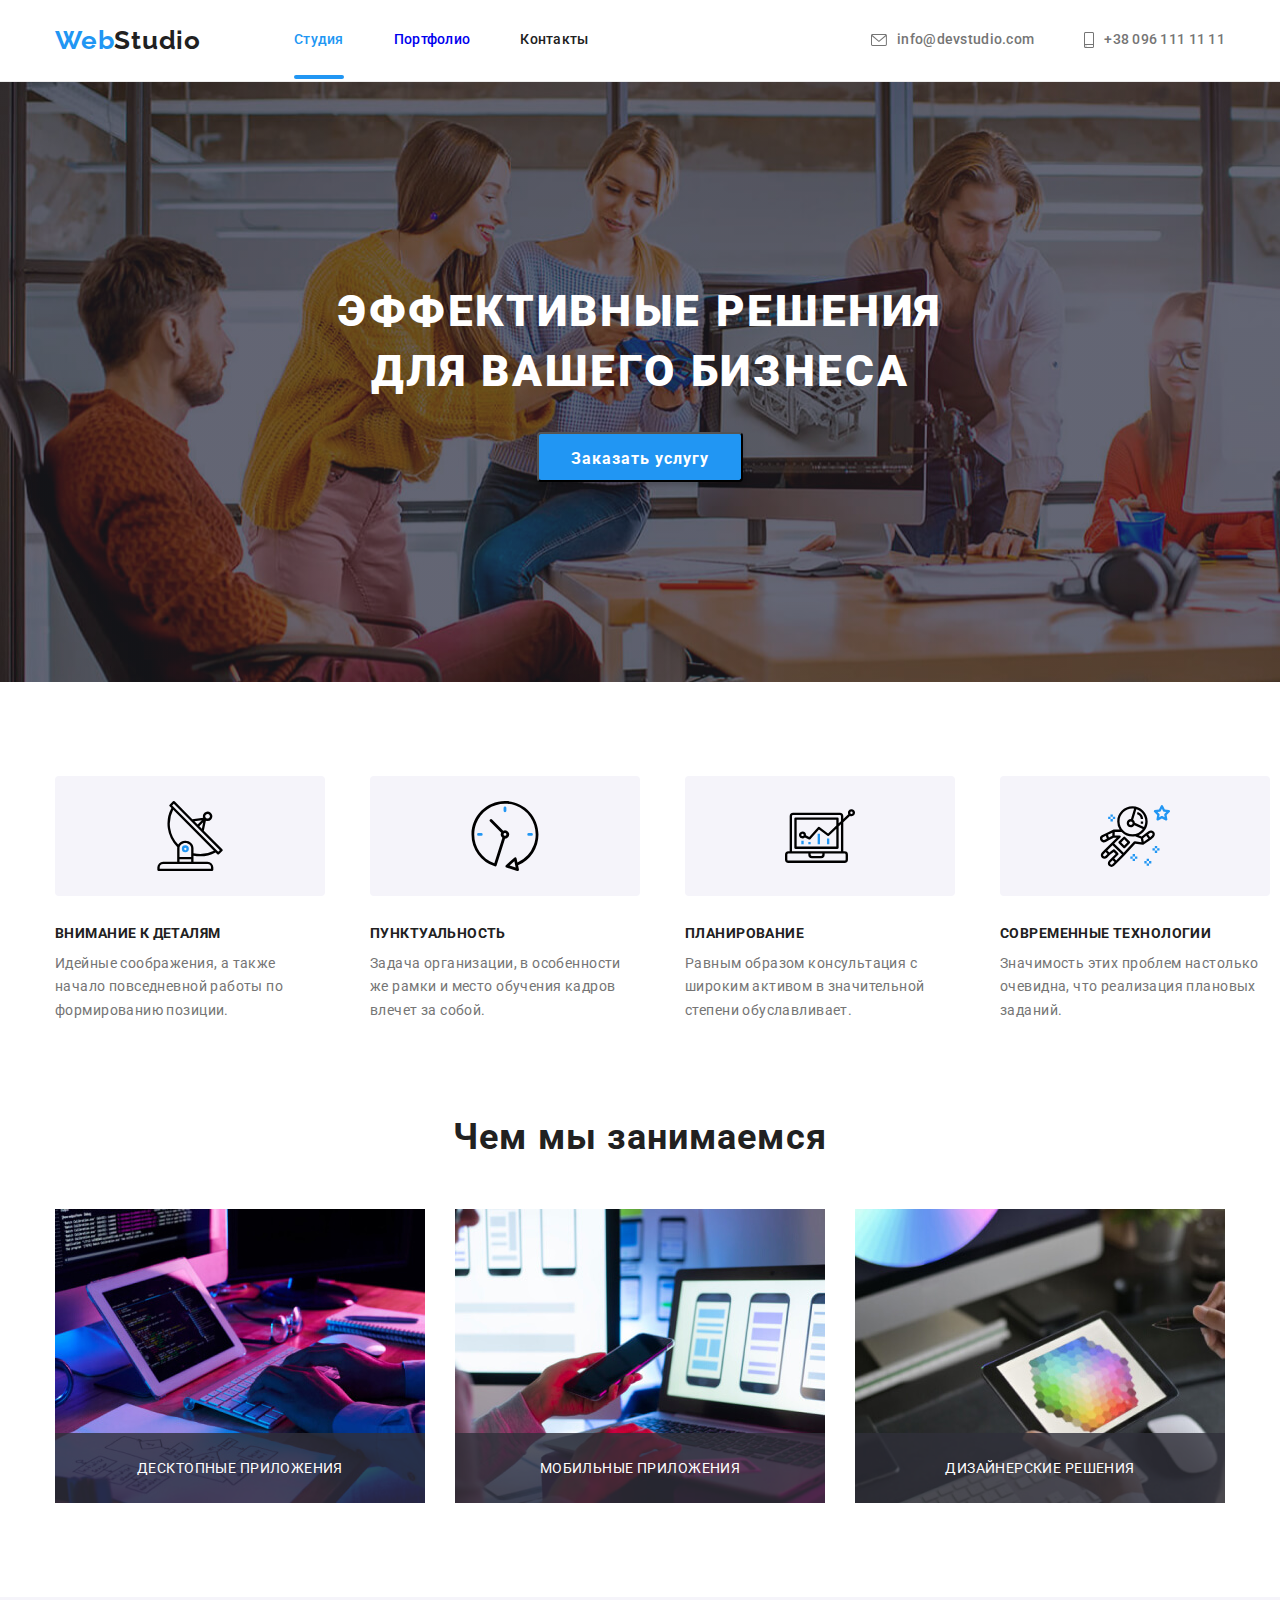
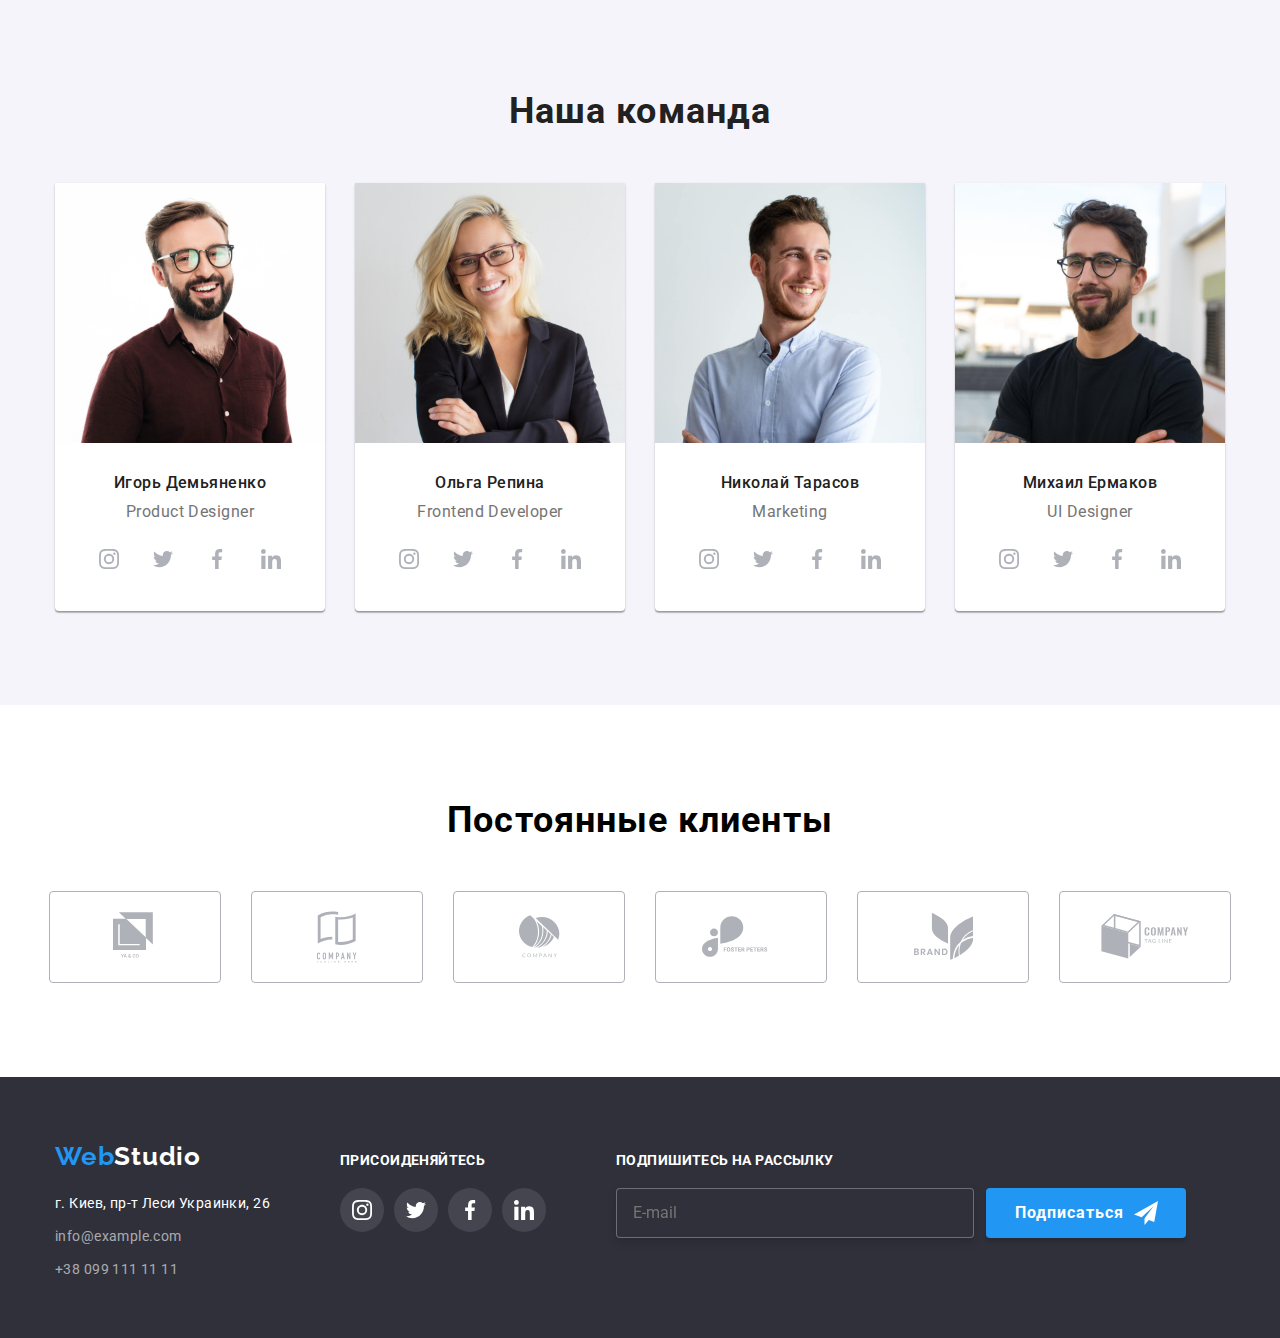
<file: index.html>
<!DOCTYPE html>
<html lang="ru">
<head>
    <meta charset="UTF-8">
    <meta name="viewport" content="width=device-width, initial-scale=1.0">
    <title>Web Studio</title>
    <link rel="stylesheet" href="https://cdnjs.cloudflare.com/ajax/libs/modern-normalize/1.0.0/modern-normalize.min.css">
    <link rel="preconnect" href="https://fonts.gstatic.com">
    <link href="https://fonts.googleapis.com/css2?family=Raleway:wght@700&family=Roboto:wght@400;500;700;900&display=swap"
        rel="stylesheet">
        <link rel="stylesheet" href="./css/styles.css">
</head>

<body>

    <header class="header">
        <div class="container">
            <!--navigation-->
            <nav class="site-nav">
                <a class="logo" href="./index.html" aria-label="логотип сайта">Web<span
                        class="logo-styles-color-header">Studio</span> </a>
                <ul class="nav-list list">
                    <li class="nav-list-item"><a class="nav-list-link active-link" href="./index.html">Студия</a></li>
                    <li class="nav-list-item"><a class="nav-list-link" href="./portfolio.html">Портфолио</a></li>
                    <li class="nav-list-item"><a class="nav-list-link" href="">Контакты</a></li>
                </ul>
            </nav>
            <!--contacts-->
            <address class="address">
                <ul class="address-list list">
                    <li class="address-list-item">
                        
                        <a class="address-list-link" href="mailto:info@devstudio.com">
                            <svg class="logo-mail" width="16px" height=12>
                                <use href="./images/sprite.svg#mail"></use>
                            </svg>
                            info@devstudio.com</a></li>
                        
                    <li class="address-list-item">
                        
                        <a class="address-list-link" href="tel:+380961111111">
                            
                            <svg class="logo-phone" width="10" height=16>
                                <use href="./images/sprite.svg#phone"></use>
                            </svg> +38 096 111 11 11 </a></li>
                </ul>
            </address>

        </div>
    </header>

    <main>
        
            <!--hero-->
            <section class="hero">
                <div class="container">
                <h1 class="hero-title">Эффективные решения <br /> для вашего бизнеса</h1>
                <button type="button" class="hero-service-link" data-modal-open> Заказать услугу</button>
                </div>
            </section>
            
                    <!--studio advantages-->
                    <section class="about-us">
                        <div class="container">
                        <h2 class="visually-hidden">Наши преимущества</h2>
                        <ul class="about-us-list list">
                            <li class="about-us-list-item">
                                <div class="about-us-icon-box">
                                    <svg class="about-us-icon">
                                        <use href="./images/sprite.svg#antenna"></use>
                                    </svg>
                                </div>
                                <h3 class="about-us-title">Внимание к деталям</h3>
                                <p class="about-us-advantages">
                                    Идейные соображения, а также начало повседневной работы по формированию позиции.</p>
                            </li>
                            <li class="about-us-list-item">
                                <div class="container">
                                    <h2 class="visually-hidden">Наши преимущества</h2>
                                    <ul class="about-us-list list">
                                        <li class="about-us-list-item">
                                            <div class="about-us-icon-box">
                                                <svg class="about-us-icon">
                                                    <use href="./images/sprite.svg#clock"></use>
                                                </svg>
                                            </div>
                                <h3 class="about-us-title">Пунктуальность</h3>
                                <p class="about-us-advantages">
                                    Задача организации, в особенности же рамки и место обучения кадров влечет за собой.</p>
                            </li>
                            <li class="about-us-list-item">
                                <div class="container">
                                    <h2 class="visually-hidden">Наши преимущества</h2>
                                    <ul class="about-us-list list">
                                        <li class="about-us-list-item">
                                            <div class="about-us-icon-box">
                                                <svg class="about-us-icon">
                                                    <use href="./images/sprite.svg#diagram"></use>
                                                </svg>
                                            </div>
                                <h3 class="about-us-title">Планирование</h3>
                                <p class="about-us-advantages">
                                    Равным образом консультация с широким активом в значительной степени обуславливает.</p>
                            </li>
                            <li class="about-us-list-item">
                                <div class="container">
                                    <h2 class="visually-hidden">Наши преимущества</h2>
                                    <ul class="about-us-list list">
                                        <li class="about-us-list-item">
                                            <div class="about-us-icon-box">
                                                <svg class="about-us-icon">
                                                    <use href="./images/sprite.svg#astronaut"></use>
                                                </svg>
                                            </div>
                                <h3 class="about-us-title">Современные технологии</h3>
                                <p class="about-us-advantages">
                                    Значимость этих проблем настолько очевидна, что реализация плановых заданий.</p>
                            </li>
                        </ul>
                        </div>
                    </section>

        
            <!--services-->
            <section class="services">
                <div class="container">
                <h2 class="services-title">Чем мы занимаемся</h2>
                <ul class="services-list list">
                    <li class="services-list-item">
                      
                        <img src="./images/services/img-1.jpg" width="370" height="294" alt="пишем код">
                        <h3 class="services-list-title">Десктопные приложения</h3>
                     
                    </li>
                    <li class="services-list-item">
                  
                        <img src="./images/services/img-2.jpg" width="370" height="294" alt="разрабатываем приложение">
                        <h3 class="services-list-title">Мобильные приложения</h3>
                    
                    </li>
                    <li class="services-list-item">
                     
                        <img src="./images/services/img-3.jpg" width="370" height="294" alt="разрабатываем дизайн">
                        <h3 class="services-list-title">Дизайнерские решения</h3>
                    
                    </li>
                </ul>
                </div>
            </section>
        
            <!--our team-->
            <section class="our-team">
                <div class="container">
                <h2 class="our-team-title">Наша команда</h2>
                <ul class="our-team-list list">
                    <li class="our-team-list-item">
                        <img class="our-team-personal-photo" src="./images/masters/masters-1.jpg" width="270" height="260" alt="Дизайнер Игорь Демьяненко">
                        <h3 class="our-team-personal">Игорь Демьяненко</h3>
                        <p class="our-team-profession" lang="en">Product Designer</p>
                        <ul class="social-list list">
                            <li class="social-list-item">
                                <a class="social-list-link" href=""><svg class="social-list-icon">
                                    <use href="./images/sprite.svg#instagram"></use>
                                </svg></a>
                            </li>
                            <li class="social-list-item">
                                <a class="social-list-link" href=""><svg class="social-list-icon">
                                    <use href="./images/sprite.svg#twitter"></use>
                                </svg></a>
                            </li>
                            <li class="social-list-item">
                                <a class="social-list-link" href=""><svg class="social-list-icon">
                                    <use href="./images/sprite.svg#facebook"></use>
                                </svg></a>
                            </li>
                            <li class="social-list-item">
                                <a class="social-list-link" href=""><svg class="social-list-icon">
                                    <use href="./images/sprite.svg#linkedin"></use>
                                </svg></a>
                            </li>
                        </ul>
                    </li>
                    <li class="our-team-list-item">
                        <img class="our-team-personal-photo" src="./images/masters/masters-2.jpg" width="270" height="260" alt="Разработчик Ольга Репина">
                        <h3 class="our-team-personal">Ольга Репина</h3>
                        <p class="our-team-profession" lang="en">Frontend Developer</p>
                        <ul class="social-list list">
                            <li class="social-list-item">
                                <a class="social-list-link" href=""><svg class="social-list-icon">
                                        <use href="./images/sprite.svg#instagram"></use>
                                    </svg></a>
                            </li>
                            <li class="social-list-item">
                                <a class="social-list-link" href=""><svg class="social-list-icon">
                                        <use href="./images/sprite.svg#twitter"></use>
                                    </svg></a>
                            </li>
                            <li class="social-list-item">
                                <a class="social-list-link" href=""><svg class="social-list-icon">
                                        <use href="./images/sprite.svg#facebook"></use>
                                    </svg></a>
                            </li>
                            <li class="social-list-item">
                                <a class="social-list-link" href=""><svg class="social-list-icon">
                                        <use href="./images/sprite.svg#linkedin"></use>
                                    </svg></a>
                            </li>
                        </ul>
                    </li>
                    <li class="our-team-list-item">
                        <img class="our-team-personal-photo" src="./images/masters/masters-3.jpg" width="270" height="260" alt="Маркетолог Николай Тарасов">
                        <h3 class="our-team-personal">Николай Тарасов</h3>
                        <p class="our-team-profession" lang="en">Marketing</p>
                        <ul class="social-list list">
                            <li class="social-list-item">
                                <a class="social-list-link" href=""><svg class="social-list-icon">
                                        <use href="./images/sprite.svg#instagram"></use>
                                    </svg></a>
                            </li>
                            <li class="social-list-item">
                                <a class="social-list-link" href=""><svg class="social-list-icon">
                                        <use href="./images/sprite.svg#twitter"></use>
                                    </svg></a>
                            </li>
                            <li class="social-list-item">
                                <a class="social-list-link" href=""><svg class="social-list-icon">
                                        <use href="./images/sprite.svg#facebook"></use>
                                    </svg></a>
                            </li>
                            <li class="social-list-item">
                                <a class="social-list-link" href=""><svg class="social-list-icon">
                                        <use href="./images/sprite.svg#linkedin"></use>
                                    </svg></a>
                            </li>
                        </ul>
                    </li>
                    <li class="our-team-list-item">
                        <img class="our-team-personal-photo" src="./images/masters/masters-4.jpg" width="270" height="260" alt="UI-дизайнер Михаил Ермаков">
                        <h3 class="our-team-personal">Михаил Ермаков</h3>
                        <p class="our-team-profession" lang="en">UI Designer</p>
                        <ul class="social-list list">
                            <li class="social-list-item">
                                <a class="social-list-link" href=""><svg class="social-list-icon">
                                        <use href="./images/sprite.svg#instagram"></use>
                                    </svg></a>
                            </li>
                            <li class="social-list-item">
                                <a class="social-list-link" href=""><svg class="social-list-icon">
                                        <use href="./images/sprite.svg#twitter"></use>
                                    </svg></a>
                            </li>
                            <li class="social-list-item">
                                <a class="social-list-link" href=""><svg class="social-list-icon">
                                        <use href="./images/sprite.svg#facebook"></use>
                                    </svg></a>
                            </li>
                            <li class="social-list-item">
                                <a class="social-list-link" href=""><svg class="social-list-icon">
                                        <use href="./images/sprite.svg#linkedin"></use>
                                    </svg></a>
                            </li>
                        </ul>
                    </li>
                </ul>
                </div>
            </section>
            <!-- clients -->
            <section class="clients">
                <div class="container">
                    <h2 class="clients-title">Постоянные клиенты</h2>
                    <ul class="clients-list list">
                        <li class="clients-list-item"><a class="clients-list-link" href=""><svg class="clients-list-icon icon-size-1">
                            <use href="./images/sprite.svg#logo-1"></use>
                        </svg></a></li>
                        <li class="clients-list-item"><a class="clients-list-link" href=""><svg class="clients-list-icon icon-size-2">
                            <use href="./images/sprite.svg#logo-2"></use>
                        </svg></a></li>
                        <li class="clients-list-item"><a class="clients-list-link" href=""><svg class="clients-list-icon icon-size-3">
                            <use href="./images/sprite.svg#logo-3"></use>
                        </svg></a></li>
                        <li class="clients-list-item"><a class="clients-list-link" href=""><svg class="clients-list-icon icon-size-4">
                            <use href="./images/sprite.svg#logo-4"></use>
                        </svg></a></li>
                        <li class="clients-list-item"><a class="clients-list-link" href=""><svg class="clients-list-icon icon-size-5">
                            <use href="./images/sprite.svg#logo-5"></use>
                        </svg></a></li>
                        <li class="clients-list-item"><a class="clients-list-link" href=""><svg class="clients-list-icon icon-size-6">
                            <use href="./images/sprite.svg#logo-6"></use>
                        </svg></a></li>
                    </ul>
                </div>

            </section>
            </main>

    
        <footer class="footer">
            <div class="container">
            <!--contacts-->
            <div class="contacts-footer">
                <a class="logo" href="./index.html" aria-label="логотип сайта">Web<span class="logo-styles-color-footer">Studio</span>
                </a>
                <address class="address">
                    <ul class="address-list-footer list">
                        <li class="address-list-footer-item"><a class="address-map" href="https://goo.gl/maps/iQH69UE3L2xQG6Z59"
                                target="_blank">г. Киев, пр-т Леси
                                Украинки, 26</a></li>
                        <li class="address-list-footer-item"><a class="address-list-footer-link" href="mailto:info@example.com">info@example.com</a></li>
                        <li class="address-list-footer-item"><a class="address-list-footer-link" href="tel:+380991111111">+38 099 111 11 11</a></li>
                    </ul>
                </address>
            </div>
            <div class="join-us">
                <h2 class="join-us-title">ПРИСОИДЕНЯЙТЕСЬ</h2>
                <ul class="join-us-list list">
                    <li class="join-us-list-item">
                        <a class="join-us-list-link" href=""><svg class="join-us-list-icon">
                                <use href="./images/sprite.svg#instagram"></use>
                            </svg></a>
                    </li>
                    <li class="join-us-list-item">
                        <a class="join-us-list-link" href=""><svg class="join-us-list-icon">
                                <use href="./images/sprite.svg#twitter"></use>
                            </svg></a>
                    </li>
                    <li class="join-us-list-item">
                        <a class="join-us-list-link" href=""><svg class="join-us-list-icon">
                                <use href="./images/sprite.svg#facebook"></use>
                            </svg></a>
                    </li>
                    <li class="join-us-list-item">
                        <a class="join-us-list-link" href=""><svg class="join-us-list-icon">
                                <use href="./images/sprite.svg#linkedin"></use>
                            </svg></a>
                    </li>
                </ul>
            </div>
            <form class="fotter-subscribe">
                <h2 class="fotter-subscribe-title">Подпишитесь на рассылку</h2>
                <div class="fotter-subscribe-form">
                <label class="fotter-subscribe-field">
                    <input type="text " name="user-mail" class="fotter-subscribe-input" placeholder="E-mail">
                </label>
                
                <button class="fotter-subscribe-btn" type="button">Подписаться <svg class="fotter-subscribe-icon">
                    <use href="./images/sprite.svg#subscribe-icon" ></use>
                </svg></button>

            </form>
            </div>
            </div>
        </footer>
        <div class="backdrop is-hidden" data-modal>
            <div class="modal">
                <button type="button" class="close-btn" data-modal-close><svg class="close-btn-icon">
                    <use href="./images/sprite.svg#close"></use>
                </svg></button>
                <form action="#" class="modal-form">
                    <p class="modal-form-title">Оставьте свои данные, мы вам перезвоним</p>
                    <label class="modal-form-field" >
                        Имя
                        <span class="modal-form-input-wrapper">
                            <input type="text" name="user-name" class="modal-form-input">
                            <svg class="modal-form-icon">
                                <use href="./images/sprite.svg#person-modal-form"></use>
                            </svg>
                        </span>
                        
                    </label>


                    <label class="modal-form-field">
                        Телефон
                        <span class="modal-form-input-wrapper">
                            <input type="tel" name="user-tel" class="modal-form-input">
                            <svg class="modal-form-icon">
                                <use href="./images/sprite.svg#phone-modal-form"></use>
                            </svg>
                        </span>
                        
                    </label>


                    <label class="modal-form-field">
                        Почта
                        <span class="modal-form-input-wrapper">
                            <input type="text " name="user-mail" class="modal-form-input">
                            <svg class="modal-form-icon">
                                <use href="./images/sprite.svg#mail-modal-form"></use>
                            </svg>
                        </span>
                        
                    </label>


                    <label class="modal-form-field">
                        Комментарий
                        <textarea class="modal-form-message" name="user-massage" placeholder="Введите текст"></textarea>
                    </label>
                    <input id="user-policy" type="checkbox"  name="user-policy" value="accept-policy" class="modal-form-policy visually-hidden">
                    <label for="user-policy" class="modal-form-policy-text" >Соглашаюсь с рассылкой и принимаю <a class="modal-form-policy-link" href="">Условия договора</a></label>
                    <button type="submit" class="modal-form-btn">Отправить</button>
                </form>

            </div>
        </div>
    <script src="./js/modal.js"></script>
</body>
</html>
</file>
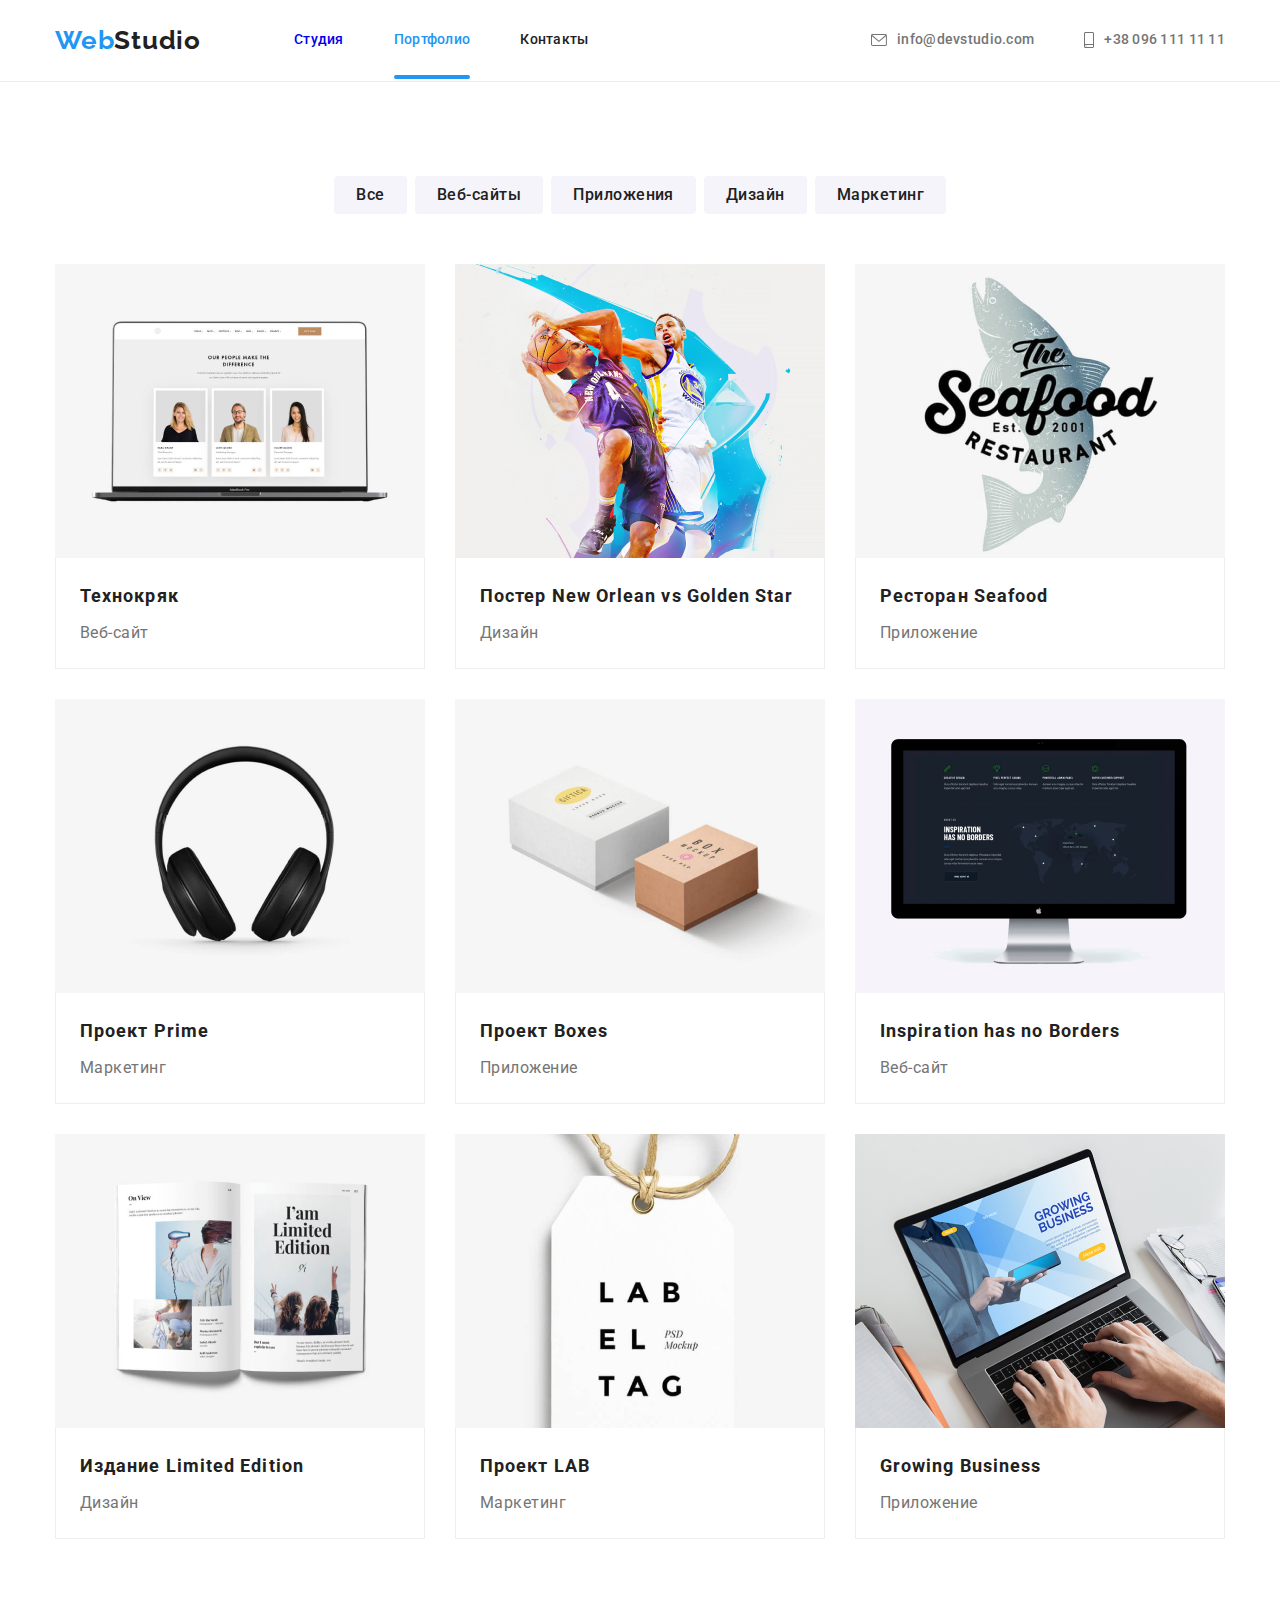
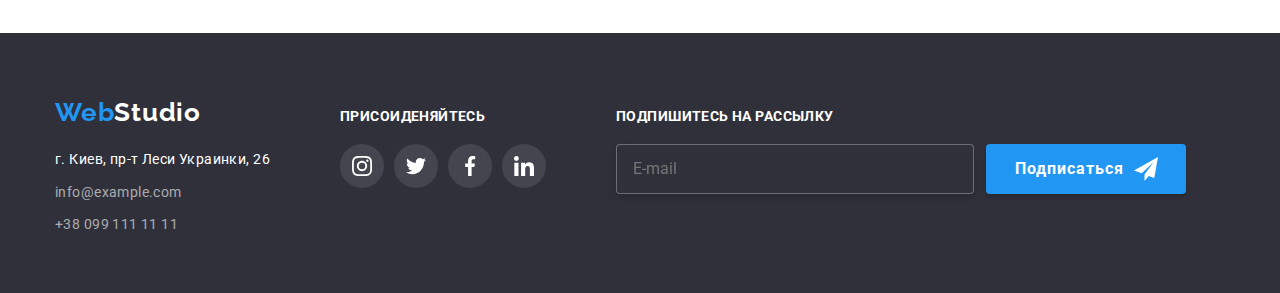
<file: portfolio.html>
<!DOCTYPE html>
<html lang="ru">

<head>
    <meta charset="UTF-8">
    <meta name="viewport" content="width=device-width, initial-scale=1.0">
    <title>Portfolio</title>
    <link rel="stylesheet" href="https://cdnjs.cloudflare.com/ajax/libs/modern-normalize/1.0.0/modern-normalize.min.css">
    <link rel="preconnect" href="https://fonts.gstatic.com">
    <link href="https://fonts.googleapis.com/css2?family=Raleway:wght@700&family=Roboto:wght@400;500;700;900&display=swap"
        rel="stylesheet">
    <link rel="stylesheet" href="./css/styles.css">
</head>

<body>

    <header class="header">
        <div class="container">
            <!--navigation-->
            <nav class="site-nav">
                <a class="logo" href="./index.html" aria-label="логотип сайта">Web<span
                        class="logo-styles-color-header">Studio</span> </a>
                <ul class="nav-list list">
                    <li class="nav-list-item"><a class="nav-list-link" href="./index.html">Студия</a></li>
                    <li class="nav-list-item"><a class="nav-list-link active-link" href="./portfolio.html">Портфолио</a></li>
                    <li class="nav-list-item"><a class="nav-list-link" href="">Контакты</a></li>
                </ul>
            </nav>
            <!--contacts-->
            <address class="address">
                <ul class="address-list list">
                    <li class="address-list-item">
    
                        <a class="address-list-link" href="mailto:info@devstudio.com">
                            <svg class="logo-mail" width="16px" height=12>
                                <use href="./images/sprite.svg#mail"></use>
                            </svg>
                            info@devstudio.com</a></li>
    
                    <li class="address-list-item">
    
                        <a class="address-list-link" href="tel:+380961111111">
    
                            <svg class="logo-phone" width="10" height=16>
                                <use href="./images/sprite.svg#phone"></use>
                            </svg> +38 096 111 11 11 </a></li>
                </ul>
            </address>
    
        </div>
    </header>
    <main>
        <h1 class="visually-hidden">Наше портфолио</h1>
        <section class="portfolio">
            <div class="container">
                <ul class="portfolio-button-list list">
                    <li class="portfolio-button-list-item"><button class="portfolio-btn" type="button">Все</button></li>
                    <li class="portfolio-button-list-item"><button class="portfolio-btn" type="button">Веб-сайты</button></li>
                    <li class="portfolio-button-list-item"><button class="portfolio-btn" type="button">Приложения</button></li>
                    <li class="portfolio-button-list-item"><button class="portfolio-btn" type="button">Дизайн</button></li>
                    <li class="portfolio-button-list-item"><button class="portfolio-btn" type="button">Маркетинг</button></li>
                </ul>
                <ul class="portfolio-work-list list">
                    <li class="portfolio-work-list-item">
                        <a class="portfolio-work-link" href="">                          
                    <div class="overlay-container">
                        <img class="portfolio-work-list-photo" src="./portfolio-images/1-technocryk.jpg" width="370" height="294" alt="ноутбук">
                        <p class="overlay-text">Технокряк это современная площадка распространения коронавируса. Компании используют эту
                            платформу
                            для цифрового
                            шпионажа и атак на защищённые сервера конкурентов.</p>
                    </div>
                        <div class="portfolio-work-list-content">
                        <h2 class="portfolio-work-name">Технокряк</h2>
                        <p class="portfolio-work-services">Веб-сайт</p>
                        </div>
                        </a>
                    </li>
                    <li class="portfolio-work-list-item">
                        <a class="portfolio-work-link" href="./">
                            <div class="overlay-container">
                            <img class="portfolio-work-list-photo" src="./portfolio-images/2-basketball.jpg" width="370" height="294" alt="постер баскетбол">
                            <p class="overlay-text">Технокряк это современная площадка распространения коронавируса. Компании используют эту
                            платформу
                            для цифрового
                            шпионажа и атак на защищённые сервера конкурентов.</p>
                                </div>
                            <div class="portfolio-work-list-content">
                            <h2 class="portfolio-work-name">Постер New Orlean vs Golden Star</h2>
                            <p class="portfolio-work-services">Дизайн</p>
                            </div>
                        </a>
                    </li>
                    <li class="portfolio-work-list-item">
                        <a class="portfolio-work-link" href="">
                            <div class="overlay-container">
                            <img class="portfolio-work-list-photo" src="./portfolio-images/3-seafood.jpg" width="370" height="294" alt="логотип ресторана">
                            <p class="overlay-text">Технокряк это современная площадка распространения коронавируса. Компании используют эту
                            платформу
                            для цифрового
                            шпионажа и атак на защищённые сервера конкурентов.</p>
                                </div>
                            <div class="portfolio-work-list-content">
                            <h2 class="portfolio-work-name">Ресторан Seafood</h2>
                            <p class="portfolio-work-services">Приложение</p>
                            </div>
                        </a>
                    </li>
                    <li class="portfolio-work-list-item">
                        <a class="portfolio-work-link" href="">
                            <div class="overlay-container">
                            <img class="portfolio-work-list-photo" src="./portfolio-images/4-prime.jpg" width="370" height="294" alt="наушники">
                            <p class="overlay-text">Технокряк это современная площадка распространения коронавируса. Компании используют эту
                            платформу
                            для цифрового
                            шпионажа и атак на защищённые сервера конкурентов.</p>
                                </div>
                            <div class="portfolio-work-list-content">
                            <h2 class="portfolio-work-name">Проект Prime</h2>
                            <p class="portfolio-work-services">Маркетинг</p>
                            </div>
                        </a>
                    </li>
                    <li class="portfolio-work-list-item">
                        <a class="portfolio-work-link" href="">
                            <div class="overlay-container">
                            <img class="portfolio-work-list-photo" src="./portfolio-images/5-boxes.jpg" width="370" height="294" alt="коробки">
                            <p class="overlay-text">Технокряк это современная площадка распространения коронавируса. Компании используют эту
                            платформу
                            для цифрового
                            шпионажа и атак на защищённые сервера конкурентов.</p>
                                </div>
                            <div class="portfolio-work-list-content">
                            <h2 class="portfolio-work-name">Проект Boxes</h2>
                            <p class="portfolio-work-services">Приложение</p>
                            </div>
                        </a>
                    </li>
                    <li class="portfolio-work-list-item">
                        <a class="portfolio-work-link" href="">
                            <div class="overlay-container">
                            <img class="portfolio-work-list-photo" src="./portfolio-images/6-borders.jpg" width="370" height="294" alt="монитор">
                            <p class="overlay-text">Технокряк это современная площадка распространения коронавируса. Компании используют эту
                            платформу
                            для цифрового
                            шпионажа и атак на защищённые сервера конкурентов.</p>
                                </div>
                            <div class="portfolio-work-list-content">
                            <h2 class="portfolio-work-name">Inspiration has no Borders</h2>
                            <p class="portfolio-work-services">Веб-сайт</p>
                            </div>
                        </a>
                    </li>
                    <li class="portfolio-work-list-item">
                        <a class="portfolio-work-link" href="">
                            <div class="overlay-container">
                            <img class="portfolio-work-list-photo" src="./portfolio-images/7-magazins.jpg" width="370" height="294" alt="журнал">
                            <p class="overlay-text">Технокряк это современная площадка распространения коронавируса. Компании используют эту
                            платформу
                            для цифрового
                            шпионажа и атак на защищённые сервера конкурентов.</p>
                                </div>
                            <div class="portfolio-work-list-content">
                                <div class="overlay-container">
                            <h2 class="portfolio-work-name">Издание Limited Edition</h2>
                            <p class="portfolio-work-services">Дизайн</p>
                            </div>
                        </a>
                    </li>
                    <li class="portfolio-work-list-item">   
                        <a class="portfolio-work-link" href="">
                            <div class="overlay-container">
                            <img class="portfolio-work-list-photo" src="./portfolio-images/8-lab.jpg" width="370" height="294" alt="логотип">
                            <p class="overlay-text">Технокряк это современная площадка распространения коронавируса. Компании используют эту
                            платформу
                            для цифрового
                            шпионажа и атак на защищённые сервера конкурентов.</p>
                                </div>
                            <div class="portfolio-work-list-content">
                            <h2 class="portfolio-work-name">Проект LAB</h2>
                            <p class="portfolio-work-services">Маркетинг</p>
                            </div>
                        </a>
                    </li>
                    <li class="portfolio-work-list-item">
                        <a class="portfolio-work-link" href="">
                            <div class="overlay-container">
                            <img class="portfolio-work-list-photo" src="./portfolio-images/9-growing-buisness.jpg" width="370" height="294" alt="логотип">
                            <p class="overlay-text">Технокряк это современная площадка распространения коронавируса. Компании используют эту
                            платформу
                            для цифрового
                            шпионажа и атак на защищённые сервера конкурентов.</p>
                                </div>
                            <div class="portfolio-work-list-content">
                            <h2 class="portfolio-work-name">Growing Business</h2>
                            <p class="portfolio-work-services">Приложение</p>
                            </div>
                        </a>
                    </li>
                </ul>
            </div>
                    
        </section>

    </main>

        <footer class="footer">
            <div class="container">
                <!--contacts-->
                <div class="contacts-footer">
                    <a class="logo" href="./index.html" aria-label="логотип сайта">Web<span
                            class="logo-styles-color-footer">Studio</span>
                    </a>
                    <address class="address">
                        <ul class="address-list-footer list">
                            <li class="address-list-footer-item"><a class="address-map"
                                    href="https://goo.gl/maps/iQH69UE3L2xQG6Z59" target="_blank">г. Киев, пр-т Леси
                                    Украинки, 26</a></li>
                            <li class="address-list-footer-item"><a class="address-list-footer-link"
                                    href="mailto:info@example.com">info@example.com</a></li>
                            <li class="address-list-footer-item"><a class="address-list-footer-link"
                                    href="tel:+380991111111">+38 099 111 11 11</a></li>
                        </ul>
                    </address>
                </div>
                <div class="join-us">
                    <h2 class="join-us-title">ПРИСОИДЕНЯЙТЕСЬ</h2>
                    <ul class="join-us-list list">
                        <li class="join-us-list-item">
                            <a class="join-us-list-link" href=""><svg class="join-us-list-icon">
                                    <use href="./images/sprite.svg#instagram"></use>
                                </svg></a>
                        </li>
                        <li class="join-us-list-item">
                            <a class="join-us-list-link" href=""><svg class="join-us-list-icon">
                                    <use href="./images/sprite.svg#twitter"></use>
                                </svg></a>
                        </li>
                        <li class="join-us-list-item">
                            <a class="join-us-list-link" href=""><svg class="join-us-list-icon">
                                    <use href="./images/sprite.svg#facebook"></use>
                                </svg></a>
                        </li>
                        <li class="join-us-list-item">
                            <a class="join-us-list-link" href=""><svg class="join-us-list-icon">
                                    <use href="./images/sprite.svg#linkedin"></use>
                                </svg></a>
                        </li>
                    </ul>
                </div>
                            <form class="fotter-subscribe">
                                <h2 class="fotter-subscribe-title">Подпишитесь на рассылку</h2>
                                <div class="fotter-subscribe-form">
                                    <label class="fotter-subscribe-field">
                                        <input type="text " name="user-mail" class="fotter-subscribe-input" placeholder="E-mail">
                                    </label>
                            
                                    <button class="fotter-subscribe-btn" type="button">Подписаться <svg class="fotter-subscribe-icon">
                                            <use href="./images/sprite.svg#subscribe-icon"></use>
                                        </svg></button>
                            
                            </form>
            </div>
        </footer>
</body>

</html>
</file>
<file: css/styles.css>
:root {
  --main-font: 'Roboto', sans-serif;
  --secondary-font: 'Raleway', sans-serif;
  --acent-color: #2196f3;
  --primary-white-color: #ffffff;
  --title-text-color: #212121;
  --text-color: #757575;
  --text-secondary-color: #ffffff;
}

body {
  font-family: var(--main-font);
  background-color: var(--primary-white-color);
}
a {
  text-decoration: none;
}
.list {
  list-style: none;
}
h1,
h2,
h3,
h4,
h5,
h6 {
  margin: 0;
}

ul,
ol {
  margin: 0;
  padding: 0;
}

p {
  margin: 0;
}

img {
  display: block;
}
.container {
  width: 1200px;
  padding: 0 15px;
  margin: 0 auto;
}
.address {
  font-style: normal;
}
/* ================= HEADER ================= */
.header {
  padding-top: 25px;
  padding-bottom: 25px;
  border-bottom: 1px solid #ececec;
}
.header .container {
  display: flex;
  align-items: center;
}
.header .logo {
  margin-right: 93px;
}
.nav-list-item:not(:last-child) {
  margin-right: 50px;
}
.site-nav {
  display: flex;
  align-items: center;
}
.nav-list {
  display: flex;
}
.address-list {
  display: flex;
  align-items: center;
}
.address-list-link {
  display: flex;
  align-items: center;
  transition: color 250ms cubic-bezier(0.4, 0, 0.2, 1);
}
.logo-mail {
  margin-right: 10px;
  transition: fill 250ms cubic-bezier(0.4, 0, 0.2, 1);
}
.logo-phone {
  margin-right: 10px;
  transition: fill 250ms cubic-bezier(0.4, 0, 0.2, 1);
}

.address-list-item {
  fill: var(--text-color);
}
.address-list-item :hover,
.address-list-item :focus {
  fill: var(--acent-color);
}
.header .address {
  display: flex;
  align-items: center;
}
.header .address {
  margin-left: auto;
}
.address-list-item:not(:last-child) {
  margin-right: 50px;
}

.logo {
  font-family: var(--secondary-font);
  font-weight: 700;
  font-size: 26px;
  line-height: 1.19;
  letter-spacing: 0.03em;
  color: var(--acent-color);
}
.logo-styles-color-header {
  color: var(--title-text-color);
}
.nav-list,
.address-list {
  font-weight: 500;
  font-size: 14px;
  line-height: 1.14;
  letter-spacing: 0.02em;
  color: var(--title-text-color);
}
.address-list .address-list-link {
  color: var(--text-color);
}
.nav-list-link:visited {
  color: var(--title-text-color);
}
.nav-list .active-link {
  color: var(--acent-color);
}
.address-list :visited {
  color: var(--text-color);
}
.nav-list :hover,
.nav-list :focus,
.address-list :focus,
.address-list :hover {
  color: var(--acent-color);
}
.nav-list-link {
  position: relative;
  transition: color 250ms cubic-bezier(0.4, 0, 0.2, 1);
}
.nav-list-link::after {
  position: absolute;
  opacity: 1;
  content: '';
  display: block;
  width: 100%;
  height: 4px;
  bottom: -32px;
  left: 0px;
  border-radius: 2px;
  background-color: var(--acent-color);
  opacity: 0;
  transition: opacity 250ms cubic-bezier(0.4, 0, 0.2, 1);
}
.active-link::after {
  opacity: 1;
}
.nav-list-link:hover::after {
  opacity: 1;
  transition: opacity 250ms cubic-bezier(0.4, 0, 0.2, 1);
}
.nav-list-link:hover {
  transition: color 250ms cubic-bezier(0.4, 0, 0.2, 1);
}
/* ================= END HEADER ================= */

/* ================= HERO ================= */
.hero {
  text-align: center;
  padding-top: 200px;
  padding-bottom: 200px;
  background-image: linear-gradient(
      rgba(47, 48, 58, 0.4),
      rgba(47, 48, 58, 0.4)
    ),
    url(../images/hero/bg.jpg);
  background-repeat: no-repeat;
  background-size: cover;
  max-width: 1600px;
  margin-left: auto;
  margin-right: auto;
}
.container .hero {
}
.hero-title {
  margin-bottom: 30px;
}
.hero-service-link {
  padding: 10px 32px;
  min-width: 200px;
  height: 50px;
  background: #2196f3;
  box-shadow: 0px 4px 4px rgba(0, 0, 0, 0.15);
  border-radius: 4px;
  cursor: pointer;
}
.hero-title {
  font-weight: 900;
  font-size: 44px;
  line-height: 1.36;
  letter-spacing: 0.06em;
  text-transform: uppercase;
  color: var(--text-secondary-color);
}
.hero-service-link {
  font-weight: 700;
  font-size: 16px;
  line-height: 1.87;
  letter-spacing: 0.06em;
  color: var(--text-secondary-color);
}
/* ================= END HERO ================= */

/* ================= ABOUT US ================= */
.about-us {
  padding-top: 94px;
  padding-bottom: 94px;
}
.about-us-list {
  display: flex;
}
.about-us-list-item {
  width: 270px;
}
.about-us-list-item:not(:last-child) {
  margin-right: 30px;
}
.about-us-title {
  margin-bottom: 10px;
}
.about-us-icon-box {
  display: flex;
  justify-content: center;
  align-items: center;
  width: 270px;
  height: 120px;
  background: #f5f4fa;
  border-radius: 4px;
  margin-bottom: 30px;
}
.about-us-icon {
  width: 70px;
  height: 70px;
}
/* .visually-hidden {
  position: absolute;
  clip: rect(0 0 0 0);
  width: 1px;
  height: 1px;
  margin: -1px;
} */
.visually-hidden {
  position: absolute !important;
  clip: rect(1px 1px 1px 1px); /* IE6, IE7 */
  clip: rect(1px, 1px, 1px, 1px);
  padding: 0 !important;
  border: 0 !important;
  height: 1px !important;
  width: 1px !important;
  overflow: hidden;
}
.about-us-title {
  font-weight: 700;
  font-size: 14px;
  line-height: 1.14;
  letter-spacing: 0.03em;
  text-transform: uppercase;
  color: var(--title-text-color);
}
.about-us-advantages {
  font-weight: 400;
  font-size: 14px;
  line-height: 1.71;
  letter-spacing: 0.03em;
  color: #757575;
}
/* ================= END ABOUT US ================= */

/* ================= SERVICES ================= */
.services {
  padding-bottom: 94px;
}
.services-title {
  text-align: center;
  margin-bottom: 50px;
}
.services-list {
  display: flex;
}
.services-list-item:not(:last-child) {
  margin-right: 30px;
}
.services-title {
  font-weight: 700;
  font-size: 36px;
  line-height: 1.16;
  text-align: center;
  letter-spacing: 0.03em;
  color: var(--title-text-color);
}
.services-list-item {
  position: relative;
}
.services-list-title {
  position: absolute;
  display: inline-block;
  width: 100%;
  height: 70px;
  left: 0;
  bottom: 0;
  background: rgba(47, 48, 58, 0.8);
  font-weight: 400;
  font-size: 14px;
  line-height: 1.142;
  letter-spacing: 0.03em;
  text-transform: uppercase;
  color: #ffffff;
  text-align: center;
  padding-top: 27px;
  padding-bottom: 27px;
}

/* ================= END SERVICES ================= */

/* ================= OUR TEAM ================= */
.our-team {
  padding-top: 94px;
  padding-bottom: 94px;
}
.our-team-title {
  margin-bottom: 50px;
}
.our-team-list {
  display: flex;
}
.our-team-list-item:not(:last-child) {
  margin-right: 30px;
}
.our-team-list-item {
  width: 270px;
  background-color: #ffffff;
  box-shadow: 0px 1px 3px rgba(0, 0, 0, 0.12), 0px 1px 1px rgba(0, 0, 0, 0.14),
    0px 2px 1px rgba(0, 0, 0, 0.2);
  border-radius: 0px 0px 4px 4px;
}
.our-team-personal-photo {
  margin-bottom: 30px;
}
.our-team-personal {
  margin-bottom: 10px;
}
.our-team-profession {
  margin-bottom: 16px;
}
.our-team {
  background-color: #f5f4fa;
}
.social-list {
  display: flex;
  justify-content: center;
  margin-bottom: 30px;
}
.social-list-link {
  display: flex;
  justify-content: center;
  align-items: center;
  width: 44px;
  height: 44px;
  border-radius: 50%;
  background-color: #ffffff;
  fill: #afb1b8;
  transition: background-color 250ms cubic-bezier(0.4, 0, 0.2, 1);
}
.social-list-item:not(:last-child) {
  margin-right: 10px;
}
.social-list-link:hover,
.social-list-link:focus {
  background-color: var(--acent-color);
}
.social-list-link:hover .social-list-icon,
.social-list-link:focus .social-list-icon {
  fill: white;
}
.social-list-icon {
  width: 20px;
  height: 20px;
  transition: fill 250ms cubic-bezier(0.4, 0, 0.2, 1);
}
.our-team-title {
  font-weight: 700;
  font-size: 36px;
  line-height: 1.16;
  text-align: center;
  letter-spacing: 0.03em;
  color: var(--title-text-color);
}
.our-team-personal {
  font-weight: 500;
  font-size: 16px;
  line-height: 1.19;
  text-align: center;
  letter-spacing: 0.03em;
  color: var(--title-text-color);
}
.our-team-profession {
  font-weight: 400;
  font-size: 16px;
  line-height: 1.19;
  text-align: center;
  letter-spacing: 0.03em;
  color: var(--text-color);
}
/* ================= END OUR TEAM ================= */
/* ================= CLIENTS ================= */
.clients {
  padding-top: 94px;
  padding-bottom: 94px;
}
.clients-title {
  margin-bottom: 50px;
}
.clients-title {
  font-weight: 700;
  font-size: 36px;
  line-height: 1.167;
  text-align: center;
  letter-spacing: 0.03em;
}
.clients-list {
  display: flex;
  justify-content: center;
}
.clients-list-icon {
  fill: #afb1b8;
  transition: fill 250ms cubic-bezier(0.4, 0, 0.2, 1);
}
.icon-size-1 {
  width: 44px;
  height: 49px;
}
.icon-size-2 {
  width: 40px;
  height: 52px;
}
.icon-size-3 {
  width: 41px;
  height: 43px;
}
.icon-size-4 {
  width: 78px;
  height: 42px;
}
.icon-size-5 {
  width: 59px;
  height: 47px;
}
.icon-size-6 {
  width: 88px;
  height: 45px;
}
.clients-list-item {
  border: 1px solid #afb1b8;
  box-sizing: border-box;
  border-radius: 4px;
  transition: border-color 250ms cubic-bezier(0.4, 0, 0.2, 1);
}
.clients-list-item:not(:last-child) {
  margin-right: 30px;
}
.clients-list-link {
  display: flex;
  justify-content: center;
  align-items: center;
  width: 170px;
  height: 90px;
}
.clients-list-item:hover,
.clients-list-item:focus {
  border-color: var(--acent-color);
}
.clients-list-link:hover .clients-list-icon,
.clients-list-link:focus .clients-list-icon {
  fill: var(--acent-color);
}

/* ================= END CLIENTS ================= */

/* ================= FOOTER ================= */
.join-us-title {
  font-weight: 700;
  font-size: 14px;
  line-height: 1.143;
  letter-spacing: 0.03em;
  text-transform: uppercase;
  color: var(--text-secondary-color);
  margin-bottom: 20px;
}
.join-us {
  margin-left: 70px;
}
.join-us-list {
  display: flex;
}
.join-us-list-link {
  display: flex;
  justify-content: center;
  align-items: center;
  width: 44px;
  height: 44px;
  border-radius: 50%;
  background-color: rgba(255, 255, 255, 0.1);
  fill: white;
  transition: background-color 250ms cubic-bezier(0.4, 0, 0.2, 1);
}
.join-us-list-icon {
  height: 20px;
  width: 20px;
}
.join-us-list-item:not(:last-child) {
  margin-right: 10px;
}
.join-us-list-link:hover,
.join-us-list-link:focus {
  background-color: var(--acent-color);
}

.footer .container {
  padding-top: 64px;
  padding-bottom: 56px;
  display: flex;
  align-items: baseline;
}
.footer .logo {
  display: inline-block;
  margin-bottom: 20px;
}
.address-list-footer-item {
  display: inline-block;
  display: flex;
  color: rgba(255, 255, 255, 0.6);
}
.address-list-footer-item:not(:last-child) {
  margin-bottom: 9px;
}
.footer {
  background-color: #2f303a;
}
.address-map {
  font-weight: 400;
  font-size: 14px;
  line-height: 1.71;
  letter-spacing: 0.03em;
  color: var(--text-secondary-color);
}
.address-map :visited {
  color: var(--text-secondary-color);
}
.address-list-footer-link {
  color: rgba(255, 255, 255, 0.6);
}
.address-list-footer {
  font-weight: 400;
  font-size: 14px;
  line-height: 1.71;
  letter-spacing: 0.03em;
  color: rgba(255, 255, 255, 0.6);
}
.address-list-footer .address-list-link {
  color: rgba(255, 255, 255, 0.6);
}
.fotter-subscribe-title {
  font-weight: 700;
  font-size: 14px;
  line-height: 1.143;
  letter-spacing: 0.03em;
  text-transform: uppercase;
  color: var(--text-secondary-color);
  margin-bottom: 20px;
}
.fotter-subscribe {
  margin-left: 70px;
}
.fotter-subscribe-form {
  display: flex;
}
.fotter-subscribe-input {
  width: 358px;
  height: 50px;
  border: 1px solid rgba(255, 255, 255, 0.3);
  filter: drop-shadow(0px 4px 4px rgba(0, 0, 0, 0.15));
  border-radius: 4px;
  transition: border-color 250ms cubic-bezier(0.4, 0, 0.2, 1);
  background-color: #2f303a;
  padding-left: 16px;
  outline: none;
  color: #ffffff 60 %;
}
.fotter-subscribe-btn {
  position: relative;
  padding: 10px 62px 10px 29px;
  width: 200px;
  height: 50px;
  background: #2196f3;
  box-shadow: 0px 4px 4px rgba(0, 0, 0, 0.15);
  border-radius: 4px;
  cursor: pointer;
  color: var(--text-secondary-color);
  border: transparent;
  margin-left: 12px;
  font-weight: 700;
  font-size: 16px;
  line-height: 1.87;
  align-items: center;
  text-align: center;
  letter-spacing: 0.06em;
  outline: none;
}
.fotter-subscribe-icon {
  position: absolute;
  top: 50%;
  right: 28px;
  transform: translateY(-50%);
  display: block;
  width: 24px;
  height: 24px;
  transition: fill 250ms cubic-bezier(0.4, 0, 0.2, 1);
}
/* ================= END FOOTER ================= */

/* ================= PORTFOLIO  ================= */

.portfolio {
  padding-top: 94px;
  padding-bottom: 94px;
}
.portfolio-button-list {
  display: flex;
  justify-content: center;
}
.portfolio-button-list-item {
}
.portfolio-button-list-item:not(:last-child) {
  margin-right: 8px;
}
.portfolio-work-list {
  margin-top: 50px;
  display: flex;
  flex-wrap: wrap;
}
.portfolio-work-list-content {
  padding: 20px 24px;
  border-right: 1px solid #eeeeee;
  border-bottom: 1px solid #eeeeee;
  border-left: 1px solid #eeeeee;
  box-sizing: border-box;
}
.portfolio-work-list-item {
  width: 370px;
  margin-right: 30px;
  margin-bottom: 30px;
}
.portfolio-work-list-item:nth-child(3n) {
  margin-right: 0px;
}
.portfolio-work-list-item:nth-last-child(-n + 3) {
  margin-bottom: 0px;
}
.portfolio-work-link {
  display: block;
  transition: box-shadow 250ms cubic-bezier(0.4, 0, 0.2, 1);
}
.portfolio-work-link:hover,
.portfolio-work-link:focus {
  box-shadow: 0px 1px 1px rgba(0, 0, 0, 0.12), 0px 4px 4px rgba(0, 0, 0, 0.06),
    1px 4px 6px rgba(0, 0, 0, 0.16);
}

.portfolio-btn {
  transition: background-color 250ms cubic-bezier(0.4, 0, 0.2, 1),
    color 250ms cubic-bezier(0.4, 0, 0.2, 1),
    box-shadow 250ms cubic-bezier(0.4, 0, 0.2, 1);
  background-color: transparent;
  display: inline-block;
  min-width: 73px;
  height: 38px;
  padding: 6px 22px;
  border: transparent;
  font-family: var(--main-font);
  font-weight: 500;
  font-size: 16px;
  line-height: 1.62;
  text-align: center;
  letter-spacing: 0.03em;
  color: var(--title-text-color);
  background-color: #f5f4fa;

  background: #f5f4fa;
  border-radius: 4px;
}
.portfolio-button-list-item :hover,
.portfolio-button-list-item :focus {
  background-color: var(--acent-color);
  color: var(--text-secondary-color);
  box-shadow: 0px 3px 1px rgba(0, 0, 0, 0.1), 0px 1px 2px rgba(0, 0, 0, 0.08),
    0px 2px 2px rgba(0, 0, 0, 0.12);
}
.portfolio-work-name {
  font-weight: 700;
  font-size: 18px;
  line-height: 2;
  letter-spacing: 0.06em;
  color: var(--title-text-color);
}
.portfolio-work-services {
  margin-top: 4px;
  font-weight: 400;
  font-size: 16px;
  line-height: 1.87;
  letter-spacing: 0.03em;
  color: var(--text-color);
}
.logo-styles-color-footer {
  color: var(--text-secondary-color);
}
.overlay-container {
  position: relative;
  overflow: hidden;
}
.overlay-text {
  position: absolute;
  width: 100%;
  height: 100%;
  left: 0;
  top: 0;

  background: rgba(33, 150, 243, 0.9);
  font-family: Roboto;
  font-weight: 400;
  font-size: 18px;
  line-height: 1.56;
  letter-spacing: 0.03em;
  color: #ffffff;
  padding: 63px 24px;
  transform: translateY(100%);
  transition: 250ms linear;
  /* opacity: 0;
  visibility: hidden;
  pointer-events: none;
  transition: all 500ms linear; */
}
.portfolio-work-link:hover .overlay-text,
.portfolio-work-link:focus .overlay-text {
  transform: translateY(0%);

  /* opacity: 1;
  visibility: visible;
  pointer-events: auto; */
}

/* ================= END PORTFOLIO  ================= */

/* ================= BACKDROP  ================= */
.backdrop {
  position: fixed;
  left: 0;
  top: 0;
  width: 100%;
  height: 100%;
  background: rgba(0, 0, 0, 0.2);
  transition: all 250ms cubic-bezier(0.4, 0, 0.2, 1);
}
.modal {
  position: absolute;
  display: flex;
  justify-content: center;
  min-height: 581px;
  min-width: 528px;
  top: 50%;
  left: 50%;
  transform: translate(-50%, -50%);
  background-color: #ffffff;
  padding: 40px;
}
.close-btn-icon {
  width: 18px;
  height: 18px;
}
.close-btn {
  position: absolute;
  top: 8px;
  right: 8px;
  display: flex;
  justify-content: center;
  align-items: center;
  width: 30px;
  height: 30px;
  background: #ffffff;
  border: 1px solid rgba(0, 0, 0, 0.1);
  border-radius: 50%;
  cursor: pointer;
}
.close-btn:hover {
  fill: var(--acent-color);
}
.is-hidden {
  opacity: 0;
  visibility: hidden;
  pointer-events: none;
}
.modal-form {
  display: flex;
  flex-direction: column;
  justify-content: center;
}
.modal-form-input {
  width: 100%;
  height: 40px;
  border: 1px solid rgba(33, 33, 33, 0.2);
  border-radius: 4px;
  padding-left: 42px;
  transition: border-color 250ms cubic-bezier(0.4, 0, 0.2, 1);
}
.modal-form-input:focus {
  outline: none;
  border-color: var(--acent-color);
}
.modal-form-input:focus + .modal-form-icon {
  fill: var(--acent-color);
}
.modal-form-icon {
  position: absolute;
  top: 50%;
  left: 12px;
  transform: translateY(-50%);
  display: block;
  width: 18px;
  height: 18px;
  transition: fill 250ms cubic-bezier(0.4, 0, 0.2, 1);
}
.modal-form-input-wrapper {
  position: relative;
  display: block;
  margin-top: 4px;
}
.modal-form-field {
  margin-bottom: 10px;
  font-weight: 400;
  font-size: 12px;
  line-height: 1.167;
  color: var(--text-color);
  letter-spacing: 0.01em;
}
.modal-form-title {
  font-weight: 700;
  font-size: 20px;
  line-height: 1.15;
  text-align: center;
  letter-spacing: 0.03em;
  margin-bottom: 12px;
}
.modal-form-message {
  margin-top: 4px;
  width: 100%;
  height: 120px;
  border: 1px solid rgba(33, 33, 33, 0.2);
  border-radius: 4px;
  padding: 12px 16px;
  resize: none;
  transition: border-color 250ms cubic-bezier(0.4, 0, 0.2, 1);
}
.modal-form-message:focus {
  outline: none;
  border-color: var(--acent-color);
}
textarea.modal-form-message {
  display: block;
}
.modal-form-policy-text {
  display: inline-flex;
  align-items: center;
  justify-content: center;
  font-weight: 400;
  font-size: 14px;
  line-height: 1.71;
  letter-spacing: 0.03em;
  color: var(--text-color);
  margin-bottom: 30px;
}
.modal-form-policy-text::before {
  display: inline-block;
  justify-content: center;
  justify-items: center;
  align-items: center;
  align-content: center;

  content: '';
  width: 16px;
  height: 15px;
  border: 2px solid black;
  border-radius: 4px;
  margin-right: 7px;
  transition: background-color 250ms cubic-bezier(0.4, 0, 0.2, 1),
    background-image 250ms cubic-bezier(0.4, 0, 0.2, 1),
    border-color 250ms cubic-bezier(0.4, 0, 0.2, 1);
}
.modal-form-policy:checked + .modal-form-policy-text::before {
  background-color: var(--acent-color);
  border-color: var(--acent-color);
  background-image: url(../images/checkbox/accept-icon.svg);
  background-size: contain;
  background-origin: border-box;
}

.modal-form-policy-link {
  color: var(--acent-color);
  text-decoration: underline;
}
.modal-form-btn {
  padding: 10px 55px;
  width: 200px;
  height: 50px;
  background: #2196f3;
  box-shadow: 0px 4px 4px rgba(0, 0, 0, 0.15);
  border-radius: 4px;
  cursor: pointer;
  color: var(--text-secondary-color);
  border: transparent;
  margin-right: auto;
  margin-left: auto;
}

/* ================= END BACKDROP  ================= */ ;
</file>
